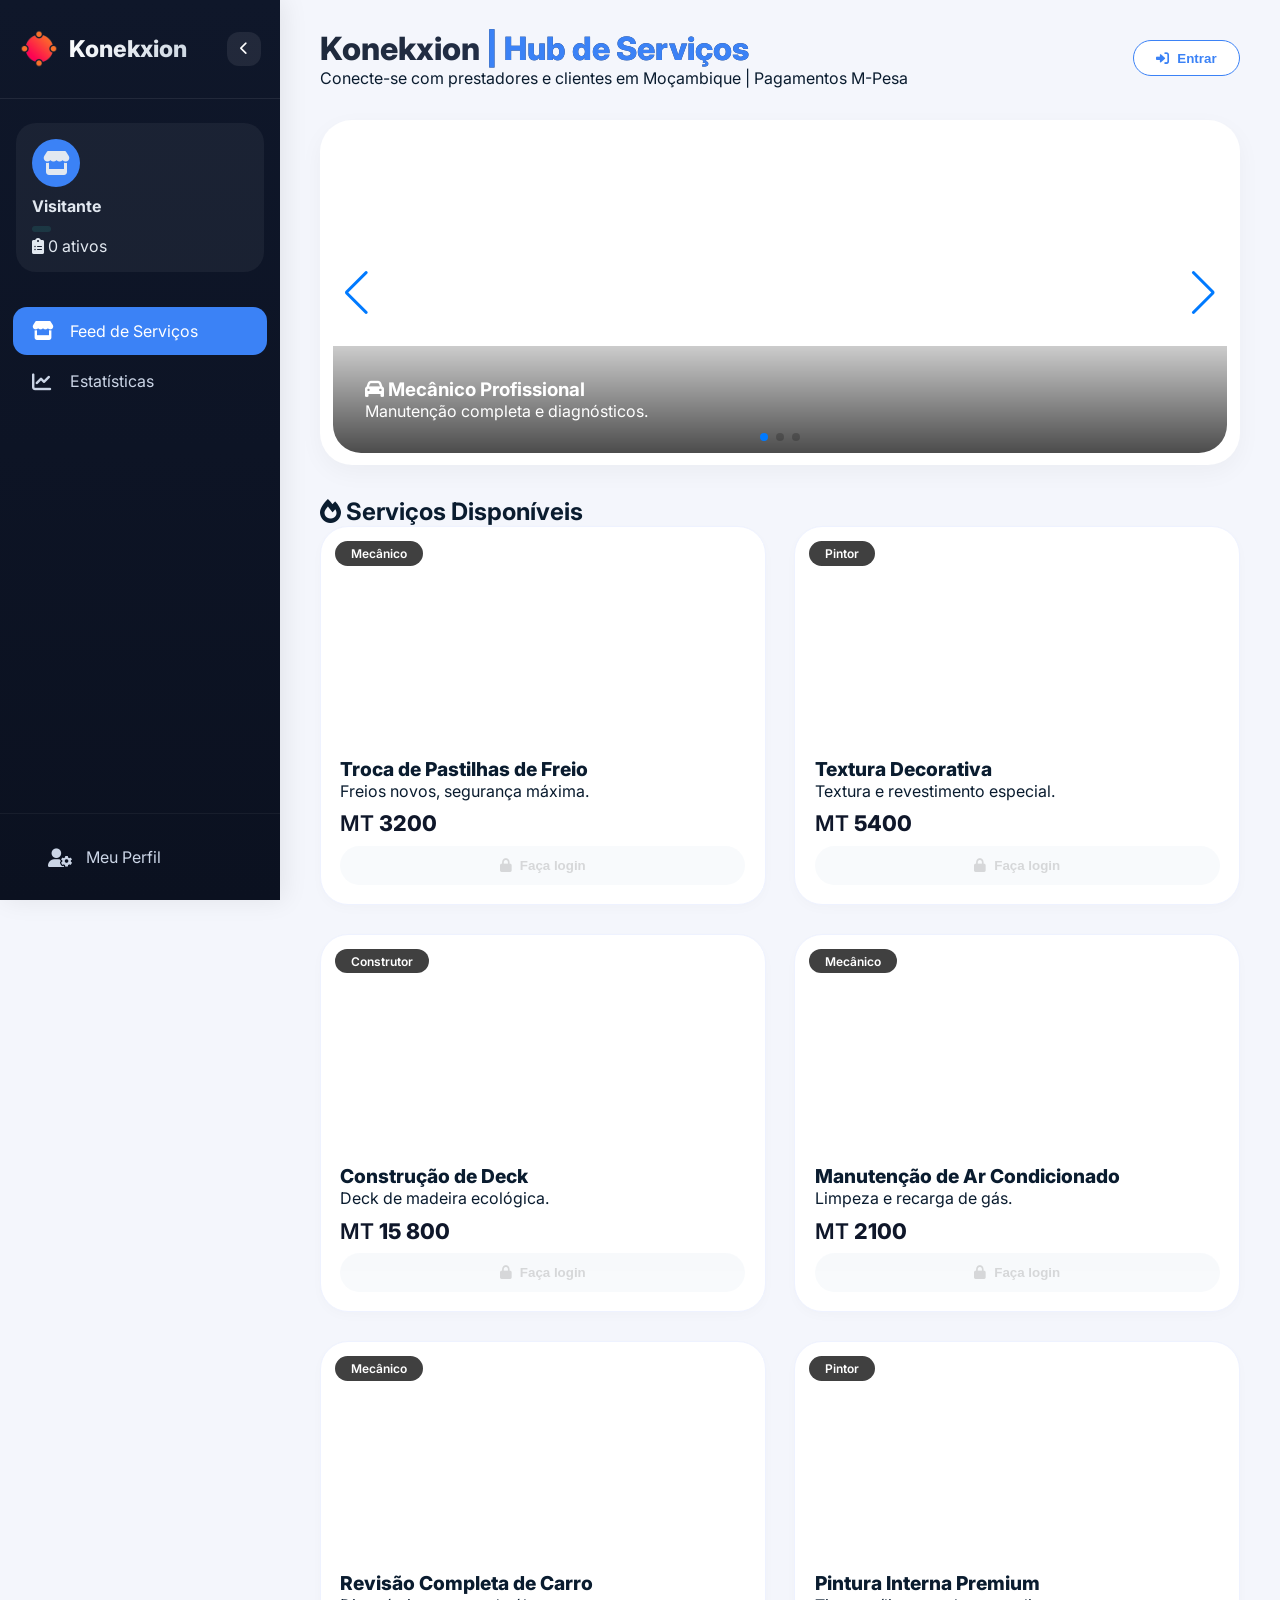
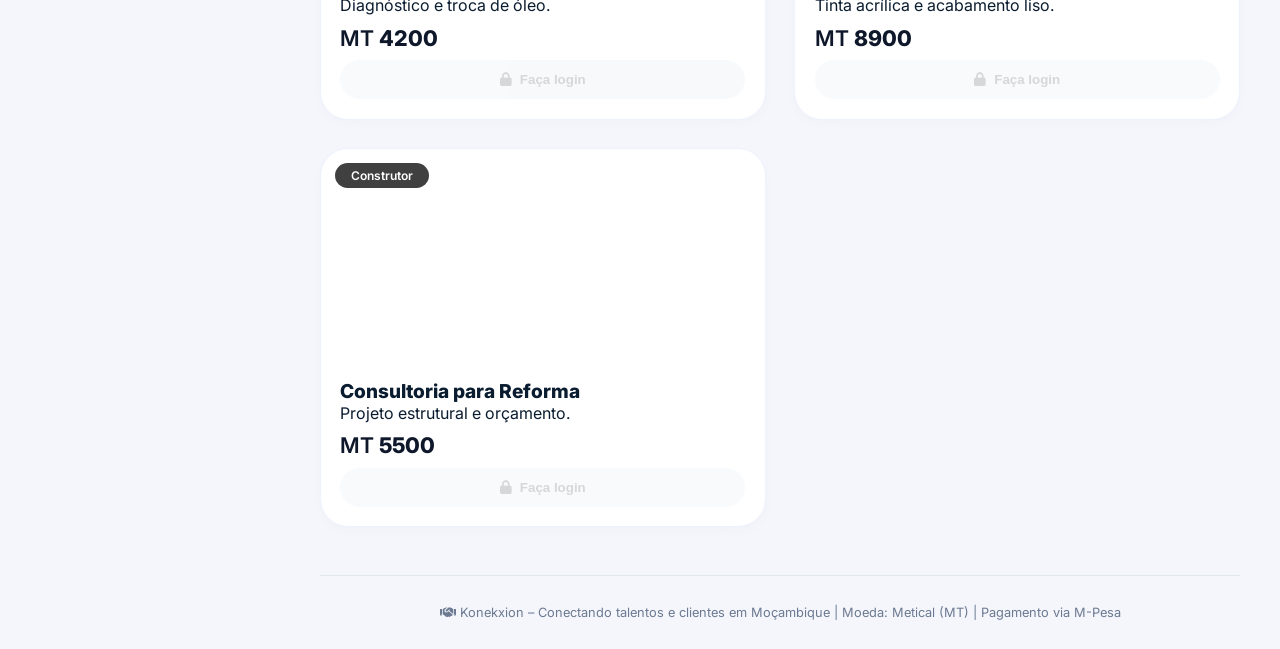
<file: index - Copy.html>
<!DOCTYPE html>
<html lang="pt">
<head>
  <meta charset="UTF-8">
  <link rel="icon" type="image/png" href="Assets/custom/front-end/resouces/imgs/lg1.png">
  <meta name="viewport" content="width=device-width, initial-scale=1.0, maximum-scale=1.0, user-scalable=yes, viewport-fit=cover">
  <title>Konekxion | Marketplace com M-Pesa</title>
  <!-- Google Fonts + Font Awesome -->
  <link href="https://fonts.googleapis.com/css2?family=Inter:opsz,wght@14..32,300;400;500;600;700;800&display=swap" rel="stylesheet">
  <link rel="stylesheet" href="https://cdnjs.cloudflare.com/ajax/libs/font-awesome/6.0.0-beta3/css/all.min.css">
  <!-- Swiper Carousel -->
  <link rel="stylesheet" href="https://cdn.jsdelivr.net/npm/swiper@11/swiper-bundle.min.css" />
  <script src="https://cdn.jsdelivr.net/npm/swiper@11/swiper-bundle.min.js"></script>
  <style>
    * { margin: 0; padding: 0; box-sizing: border-box; }
    body { font-family: 'Inter', sans-serif; background: #f4f6fc; color: #0a1c2f; overflow-x: hidden; }
    .app-layout { display: flex; min-height: 100vh; }
    
    /* SIDEBAR */
    .sidebar {
      width: 280px;
      background: linear-gradient(180deg, #0f172a 0%, #0b1120 100%);
      color: #e2e8f0;
      transition: width 0.3s cubic-bezier(0.2, 0.9, 0.4, 1.1);
      display: flex;
      flex-direction: column;
      position: sticky;
      top: 0;
      height: 100vh;
      z-index: 100;
      box-shadow: 4px 0 24px rgba(0, 0, 0, 0.08);
      overflow-y: auto;
      flex-shrink: 0;
    }
    .sidebar.collapsed { width: 88px; }
    .sidebar-header { padding: 1.8rem 1.2rem; display: flex; align-items: center; justify-content: space-between; border-bottom: 1px solid rgba(255,255,255,0.08); }
    .logo-area { display: flex; align-items: center; gap: 10px; overflow: hidden; }
    .logo-icon { font-size: 1.8rem; background: linear-gradient(135deg, #3b82f6, #8b5cf6); -webkit-background-clip: text; background-clip: text; color: transparent; }
    .logo-text { font-weight: 800; font-size: 1.45rem; background: linear-gradient(135deg, #fff, #cbd5e1); -webkit-background-clip: text; background-clip: text; color: transparent; white-space: nowrap; }
    .sidebar.collapsed .logo-text { display: none; }
    .collapse-btn { background: rgba(255,255,255,0.08); border: none; color: white; width: 34px; height: 34px; border-radius: 12px; cursor: pointer; }
    .collapse-btn:hover { background: #3b82f6; }
    .provider-card { background: rgba(255,255,255,0.05); margin: 1.5rem 1rem; padding: 1rem; border-radius: 20px; }
    .sidebar.collapsed .provider-card { padding: 0.8rem; text-align: center; }
    .provider-avatar { width: 48px; height: 48px; background: #3b82f6; border-radius: 30px; display: flex; align-items: center; justify-content: center; font-size: 1.5rem; margin-bottom: 0.6rem; }
    .sidebar.collapsed .provider-avatar { margin: 0 auto 0.3rem auto; }
    .provider-name { font-weight: 700; font-size: 1rem; }
    .sidebar.collapsed .provider-name, .sidebar.collapsed .provider-badge, .sidebar.collapsed .provider-stats { display: none; }
    .provider-badge { font-size: 0.7rem; background: #2dd4bf20; display: inline-block; padding: 0.2rem 0.6rem; border-radius: 50px; margin-top: 6px; }
    .nav-menu { flex: 1; margin-top: 0.5rem; }
    .nav-item { display: flex; align-items: center; gap: 14px; padding: 0.85rem 1.2rem; margin: 0.2rem 0.8rem; border-radius: 14px; cursor: pointer; transition: 0.2s; color: #cbd5e6; }
    .nav-item i { width: 24px; font-size: 1.2rem; }
    .sidebar.collapsed .nav-item span { display: none; }
    .nav-item.active, .nav-item:hover { background: #3b82f6; color: white; }
    
    /* MAIN CONTENT */
    .main-content { flex: 1; padding: 1.8rem 2.5rem; transition: margin-left 0.2s; min-width: 0; max-width: calc(100% - 280px); }
    .sidebar.collapsed ~ .main-content { max-width: calc(100% - 88px); }
    .top-bar { display: flex; justify-content: space-between; align-items: center; margin-bottom: 2rem; flex-wrap: wrap; gap: 1rem; }
    .page-title h1 { font-size: 2rem; font-weight: 800; background: linear-gradient(135deg, #1e293b, #2d3a5e); -webkit-background-clip: text; background-clip: text; color: transparent; }
    .btn-login { background: white; border: 1px solid #3b82f6; padding: 0.6rem 1.4rem; border-radius: 44px; font-weight: 600; cursor: pointer; transition: 0.2s; color: #3b82f6; display: flex; align-items: center; gap: 8px; }
    .btn-login:hover { background: #3b82f6; color: white; }
    .user-badge { background: #3b82f6; color: white; padding: 0.5rem 1.2rem; border-radius: 44px; font-weight: 600; display: flex; align-items: center; gap: 8px; cursor: pointer; }
    .add-service-btn, .register-provider-btn { background: #3b82f6; border: none; padding: 0.7rem 1.6rem; border-radius: 44px; color: white; font-weight: 600; cursor: pointer; transition: 0.2s; display: inline-flex; align-items: center; gap: 8px; }
    .register-provider-btn { background: #8b5cf6; box-shadow: 0 2px 8px rgba(139,92,246,0.3); }
    .register-provider-btn:hover { background: #7c3aed; transform: scale(0.98); }
    
    /* MODALS */
    .modal-overlay { position: fixed; top: 0; left: 0; width: 100%; height: 100%; background: rgba(0,0,0,0.6); backdrop-filter: blur(4px); z-index: 2000; display: none; align-items: center; justify-content: center; }
    .modal-container { background: white; border-radius: 40px; max-width: 480px; width: 90%; padding: 2rem; text-align: center; box-shadow: 0 25px 50px -12px rgba(0,0,0,0.3); animation: fadeInUp 0.2s ease; max-height: 90vh; overflow-y: auto; }
    @keyframes fadeInUp { from { opacity: 0; transform: translateY(20px); } to { opacity: 1; transform: translateY(0); } }
    .modal-container h2 { margin-bottom: 0.5rem; }
    .modal-container p { color: #475569; margin-bottom: 1rem; }
    .form-group { text-align: left; margin-bottom: 1.2rem; }
    .form-group label { font-weight: 600; display: block; margin-bottom: 0.3rem; color: #1e293b; }
    .form-group input, .form-group textarea, .form-group select { width: 100%; padding: 0.8rem 1rem; border: 2px solid #e2e8f0; border-radius: 28px; font-family: inherit; transition: 0.2s; }
    .form-group input:focus, .form-group textarea:focus { outline: none; border-color: #3b82f6; }
    .role-buttons { display: flex; gap: 1rem; margin: 1rem 0; }
    .role-btn { flex: 1; padding: 1rem; border-radius: 60px; border: 2px solid #e2e8f0; background: white; font-weight: 700; cursor: pointer; transition: 0.2s; }
    .role-btn.provider { border-color: #3b82f6; color: #3b82f6; }
    .role-btn.client { border-color: #8b5cf6; color: #8b5cf6; }
    .role-btn.selected { background: #3b82f6; color: white; border-color: #3b82f6; }
    .role-btn.client.selected { background: #8b5cf6; border-color: #8b5cf6; }
    .login-submit, .modal-btn { background: #3b82f6; width: 100%; padding: 0.9rem; border: none; border-radius: 60px; color: white; font-weight: 700; font-size: 1rem; cursor: pointer; margin-top: 0.5rem; }
    .close-modal { margin-top: 1rem; background: none; border: none; color: #94a3b8; cursor: pointer; font-size: 0.9rem; }
    
    /* M-Pesa specific modal styles */
    .mpesa-icon { background: #4CAF50; width: 60px; height: 60px; border-radius: 30px; display: flex; align-items: center; justify-content: center; margin: 0 auto 1rem; font-size: 2rem; color: white; }
    .phone-preview { background: #f0fdf4; border-radius: 20px; padding: 0.8rem; margin: 1rem 0; border-left: 4px solid #4CAF50; text-align: left; }
    .mpesa-note { font-size: 0.75rem; color: #2d3a5e; margin-top: 0.5rem; }
    
    /* CARDS & GRID */
    .carousel-section { background: white; border-radius: 32px; padding: 0.8rem; margin-bottom: 2rem; box-shadow: 0 8px 24px rgba(0,0,0,0.04); }
    .swiper { width: 100%; height: 320px; border-radius: 28px; overflow: hidden; }
    .swiper-slide { background-size: cover; background-position: center; display: flex; align-items: flex-end; }
    .slide-overlay { background: linear-gradient(0deg, rgba(0,0,0,0.7) 0%, rgba(0,0,0,0.2) 100%); width: 100%; padding: 2rem; color: white; }
    .services-grid { display: grid; grid-template-columns: repeat(auto-fill, minmax(320px, 1fr)); gap: 1.8rem; }
    .service-card { background: white; border-radius: 28px; overflow: hidden; transition: 0.25s; border: 1px solid #eef2ff; box-shadow: 0 4px 12px rgba(0,0,0,0.02); }
    .service-card:hover { transform: translateY(-5px); box-shadow: 0 24px 32px -12px rgba(0,0,0,0.12); }
    .card-img { height: 210px; background-size: cover; background-position: center; position: relative; }
    .service-category { position: absolute; top: 14px; left: 14px; background: rgba(0,0,0,0.75); backdrop-filter: blur(6px); color: white; padding: 0.3rem 1rem; border-radius: 60px; font-size: 0.75rem; font-weight: 600; }
    .card-content { padding: 1.2rem; }
    .service-title { font-weight: 800; font-size: 1.2rem; }
    .price { font-weight: 800; font-size: 1.35rem; color: #0f172a; margin: 0.6rem 0; }
    .price::before { content: "MT "; font-weight: 600; }
    .request-btn, .status-badge { width: 100%; padding: 0.75rem; border-radius: 44px; font-weight: 600; text-align: center; border: none; cursor: pointer; display: flex; align-items: center; justify-content: center; gap: 8px; }
    .request-btn { background: #f1f5f9; }
    .request-btn:hover { background: #3b82f6; color: white; }
    .status-pending { background: #fef3c7; color: #b45309; }
    .status-accepted { background: #dcfce7; color: #15803d; }
    .status-rejected { background: #fee2e2; color: #b91c1c; }
    .action-group { display: flex; gap: 8px; margin-top: 8px; }
    .accept-btn { background: #22c55e; color: white; border: none; padding: 6px 12px; border-radius: 40px; cursor: pointer; font-weight: 600; }
    .reject-btn { background: #ef4444; color: white; border: none; padding: 6px 12px; border-radius: 40px; cursor: pointer; font-weight: 600; }
    .empty-state { text-align: center; padding: 3rem; background: #f8fafc; border-radius: 40px; color: #64748b; }
    .toast-msg { position: fixed; bottom: 28px; left: 50%; transform: translateX(-50%); background: #1e293b; color: white; padding: 12px 28px; border-radius: 60px; z-index: 2000; font-weight: 500; white-space: nowrap; max-width: 90vw; }
    footer { margin-top: 3rem; text-align: center; font-size: 0.8rem; color: #6c7a91; border-top: 1px solid #e2e8f0; padding-top: 1.8rem; }
    .mobile-menu-btn { display: none; background: #3b82f6; border: none; color: white; width: 44px; height: 44px; border-radius: 16px; cursor: pointer; }
    .sidebar-overlay { display: none; }
    .flex-between { display: flex; justify-content: space-between; align-items: center; gap: 1rem; flex-wrap: wrap; }
    .currency-note { font-size: 0.7rem; color: #64748b; margin-left: 4px; }
    @media (max-width: 768px) {
      .sidebar { position: fixed; transform: translateX(-100%); transition: transform 0.3s; z-index: 1050; height: 100%; }
      .sidebar.mobile-visible { transform: translateX(0); }
      .sidebar-overlay { display: block; position: fixed; top: 0; left: 0; width: 100%; height: 100%; background: rgba(0,0,0,0.5); z-index: 1040; opacity: 0; visibility: hidden; transition: 0.2s; }
      .sidebar-overlay.active { opacity: 1; visibility: visible; }
      .mobile-menu-btn { display: flex; align-items: center; justify-content: center; }
      .collapse-btn { display: none; }
      .main-content { max-width: 100% !important; padding: 1rem; }
      .swiper { height: 220px; }
    }

    .nav_logo{
      width: 40px;
    }
  </style>
</head>
<body>
<div class="app-layout">
  <div class="sidebar-overlay" id="sidebarOverlay"></div>
  <aside class="sidebar" id="sidebar">
    <div class="sidebar-header">
      <div class="logo-area">

        <!-- <i class="fas fa-handshake logo-icon">  </i><span class="logo-text">Konekxion</span> -->
        <img class="nav_logo" src="Assets/custom/front-end/resouces/imgs/lg1.png"> <span class="logo-text">Konekxion</span>
      </div>
      <button class="collapse-btn" id="collapseToggle"><i class="fas fa-chevron-left"></i></button>
    </div>
    <div class="provider-card"><div class="provider-avatar"><i class="fas fa-store"></i></div><div class="provider-name" id="sidebarUserName">Visitante</div><div class="provider-badge" id="sidebarUserRole"></div><div class="provider-stats"><i class="fas fa-clipboard-list"></i> <span id="statListings">0</span> ativos</div></div>
    <div class="nav-menu"><div class="nav-item active" data-tab="feed"><i class="fas fa-store"></i> <span>Feed de Serviços</span></div><div class="nav-item provider-only" data-tab="my-services" style="display:none;"><i class="fas fa-tools"></i> <span>Meus Serviços</span></div><div class="nav-item provider-only" data-tab="requests" style="display:none;"><i class="fas fa-inbox"></i> <span>Solicitações</span></div><div class="nav-item client-only" data-tab="my-requests" style="display:none;"><i class="fas fa-clock"></i> <span>Minhas Solicitações</span></div><div class="nav-item" data-tab="analytics"><i class="fas fa-chart-line"></i> <span>Estatísticas</span></div></div>
    <div style="padding: 1rem; margin-top: auto; border-top: 1px solid rgba(255,255,255,0.05);"><div class="nav-item" data-tab="profile"><i class="fas fa-user-cog"></i> <span>Meu Perfil</span></div></div>
  </aside>

  <div class="main-content">
    <div class="top-bar">
      <div style="display: flex; align-items: center; gap: 12px;"><button class="mobile-menu-btn" id="mobileMenuToggle"><i class="fas fa-bars"></i></button><div class="page-title"><h1>Konekxion <span style="color:#3b82f6;">| Hub de Serviços</span></h1><p>Conecte-se com prestadores e clientes em Moçambique | Pagamentos M-Pesa</p></div></div>
      <div style="display: flex; gap: 12px;"><button id="registerProviderBtn" class="register-provider-btn" style="display: none;"><i class="fas fa-chalkboard-user"></i> Tornar-se Prestador</button><button id="authButton" class="btn-login"><i class="fas fa-sign-in-alt"></i> Entrar</button></div>
    </div>

    <div class="carousel-section"><div class="swiper mySwiper"><div class="swiper-wrapper"><div class="swiper-slide" style="background-image: url('https://images.unsplash.com/photo-1487754180451-c456f719a1fc?w=1200&h=500&fit=crop');"><div class="slide-overlay"><h3><i class="fas fa-car"></i> Mecânico Profissional</h3><p>Manutenção completa e diagnósticos.</p></div></div><div class="swiper-slide" style="background-image: url('https://images.unsplash.com/photo-1581578731548-c64695cc6952?w=1200&h=500&fit=crop');"><div class="slide-overlay"><h3><i class="fas fa-paint-roller"></i> Pintor Master</h3><p>Acabamentos premium e pintura residencial.</p></div></div><div class="swiper-slide" style="background-image: url('https://images.unsplash.com/photo-1504917595217-d4dc5ebe6122?w=1200&h=500&fit=crop');"><div class="slide-overlay"><h3><i class="fas fa-hard-hat"></i> Construtor Experiente</h3><p>Reformas e construções sob medida.</p></div></div></div><div class="swiper-button-next"></div><div class="swiper-button-prev"></div><div class="swiper-pagination"></div></div></div>

    <div id="feedTab"><div class="section-header"><h2><i class="fas fa-fire"></i> Serviços Disponíveis</h2></div><div id="servicesGrid" class="services-grid"></div></div>
    <div id="myServicesTab" style="display: none;"><div class="flex-between"><h2><i class="fas fa-tools"></i> Meus Serviços</h2><button class="add-service-btn" id="addMyServiceBtn"><i class="fas fa-plus"></i> Adicionar Serviço</button></div><div id="myServicesGrid" class="services-grid"></div></div>
    <div id="requestsTab" style="display: none;"><div class="section-header"><h2><i class="fas fa-inbox"></i> Solicitações Recebidas</h2></div><div id="requestsList" class="services-grid"></div></div>
    <div id="myRequestsTab" style="display: none;"><div class="section-header"><h2><i class="fas fa-list-ul"></i> Minhas Solicitações</h2></div><div id="clientRequestsList" class="services-grid"></div></div>
    <div id="analyticsTab" style="display: none;"><div class="section-header"><h2><i class="fas fa-chart-simple"></i> Estatísticas</h2></div><div style="background: white; border-radius: 32px; padding: 2rem; text-align: center;"><i class="fas fa-chart-line fa-3x" style="color:#3b82f6;"></i><p style="margin-top:1rem;">Total de solicitações: <strong id="totalRequestsCount">0</strong> | Seu conteúdo: <strong id="activeListingsCount">0</strong></p><p class="currency-note" style="margin-top:0.5rem;">Todos os valores em Metical (MT) | Pagamentos M-Pesa</p></div></div>
    <div id="profileTab" style="display: none;"><div style="background: white; border-radius: 32px; padding: 2rem;"><h3><i class="fas fa-id-card"></i> Perfil</h3><div id="profileInfo"></div></div></div>
    <footer><i class="fas fa-handshake"></i> Konekxion – Conectando talentos e clientes em Moçambique | Moeda: Metical (MT) | Pagamento via M-Pesa</footer>
  </div>
</div>

<!-- MODAL LOGIN -->
<div class="modal-overlay" id="loginModal"><div class="modal-container"><i class="fas fa-handshake fa-2x" style="color:#3b82f6;"></i><h2>Acessar Konekxion</h2><p>Escolha seu perfil para demonstração</p><div class="role-buttons"><button class="role-btn provider" id="roleProvider">👨‍🔧 Prestador</button><button class="role-btn client" id="roleClient">👤 Cliente</button></div><div class="demo-info" style="background:#f1f5f9; border-radius: 20px; padding: 0.8rem; font-size:0.8rem;"><i class="fas fa-database"></i> <strong>Modo Demonstração</strong><br>• Prestador: Serviços Elite (gerencie serviços)<br>• Cliente: Ana Souza (solicite serviços)<br>• Pagamento via M-Pesa será solicitado</div><button id="confirmLoginBtn" class="login-submit"><i class="fas fa-arrow-right-to-bracket"></i> Entrar</button><button class="close-modal" id="closeModalBtn">Fechar</button></div></div>

<!-- MODAL CADASTRO PRESTADOR -->
<div class="modal-overlay" id="registerProviderModal"><div class="modal-container"><i class="fas fa-chalkboard-user fa-2x" style="color:#8b5cf6;"></i><h2>Tornar-se Prestador</h2><p>Expanda seu negócio na Konekxion</p><div class="form-group"><label>Nome da empresa/profissional</label><input type="text" id="providerCompanyName" placeholder="Ex: Serviços Elite" value="Meu Negócio"></div><div class="form-group"><label>Email de contato</label><input type="email" id="providerEmail" placeholder="contato@meunegocio.com" value="profissional@konekxion.com"></div><div class="form-group"><label>Especialidade principal</label><select id="providerSpecialty"><option value="Mecânico">Mecânico</option><option value="Pintor">Pintor</option><option value="Construtor">Construtor</option><option value="Eletricista">Eletricista</option><option value="Jardineiro">Jardineiro</option></select></div><div class="form-group"><label>Descrição rápida</label><textarea id="providerBio" rows="2" placeholder="Descreva seus serviços..."></textarea></div><button id="confirmRegisterProviderBtn" class="login-submit" style="background:#8b5cf6;"><i class="fas fa-star-of-life"></i> Registrar como Prestador</button><button class="close-modal" id="closeRegisterModalBtn">Cancelar</button></div></div>

<!-- MODAL M-PESA: Solicitar Número de Telefone -->
<div class="modal-overlay" id="mpesaModal">
  <div class="modal-container">
    <div class="mpesa-icon">
      <i class="fas fa-mobile-alt"></i>
    </div>
    <h2><i class="fas fa-comment-dollar"></i> Pagamento M-Pesa</h2>
    <p>Para solicitar este serviço, precisamos do seu número M-Pesa para processamento do pagamento seguro.</p>
    <div class="phone-preview">
      <i class="fas fa-info-circle" style="color:#4CAF50;"></i> 
      <strong>Valor do serviço:</strong> <span id="mpesaServicePrice">0 MT</span>
      <br>
      <i class="fas fa-store"></i> <strong>Prestador:</strong> <span id="mpesaProviderName"></span>
    </div>
    <div class="form-group">
      <label><i class="fas fa-phone"></i> Número de telefone M-Pesa</label>
      <input type="tel" id="mpesaPhoneNumber" placeholder="84XXXXXXX ou 85XXXXXXX" value="841234567">
      <small class="mpesa-note">Formato: 84 1234567 (Moçambique)</small>
    </div>

    
    <div class="form-group">
      <label><i class="fas fa-money-bill-wave"></i> Valor em Metical (MZN)</label>
      <input type="number" id="mpesaAmount" placeholder="0.00" step="0.01" min="0" value="0.00" style="font-size: 1.1rem; font-weight: 600;">
      <small class="mpesa-note">
        <i class="fas fa-info-circle"></i> Digite o valor em Metical (MT) - Moeda oficial de Moçambique
      </small>
    </div>

    <!-- <div class="form-group d-none">
      <label><i class="fas fa-user-check"></i> Nome completo (conta M-Pesa)</label>
      <input type="text" id="mpesaFullName" placeholder="Nome conforme documento">
    </div> -->
    <button id="confirmMpesaBtn" class="login-submit" style="background:#4CAF50;"><i class="fab fa-amazon-pay"></i> Confirmar e Solicitar</button>
    <button class="close-modal" id="closeMpesaModalBtn">Cancelar</button>
  </div>
</div>

<script>
  // ==================== DATA ====================
  const serviceImages = ["https://images.unsplash.com/photo-1487754180451-c456f719a1fc?w=600&h=400&fit=crop","https://images.unsplash.com/photo-1581141849291-1125c7b892b4?w=600&h=400&fit=crop","https://images.unsplash.com/photo-1581578731548-c64695cc6952?w=600&h=400&fit=crop","https://images.unsplash.com/photo-1562259949-e8e7689d7828?w=600&h=400&fit=crop","https://images.unsplash.com/photo-1621905251189-08b45d6a269e?w=600&h=400&fit=crop"];
  
  let currentUser = { type: null, name: "", email: "", isProvider: false, providerData: null, mpesaNumber: null };
  
  let myServices = [ 
    { id: "s1", title: "Revisão Completa de Carro", category: "Mecânico", description: "Diagnóstico e troca de óleo.", price: 4200, imageIdx: 1, provider: "Serviços Elite" }, 
    { id: "s2", title: "Pintura Interna Premium", category: "Pintor", description: "Tinta acrílica e acabamento liso.", price: 8900, imageIdx: 2, provider: "Serviços Elite" }, 
    { id: "s3", title: "Consultoria para Reforma", category: "Construtor", description: "Projeto estrutural e orçamento.", price: 5500, imageIdx: 3, provider: "Serviços Elite" } 
  ];
  let providerRequests = [ 
    { id: "req1", serviceId: "s1", serviceTitle: "Revisão Completa de Carro", clientName: "Ana Souza", clientEmail: "ana@email.com", message: "Preciso de revisão no meu Honda Civic.", status: "pending", price: 4200, clientPhone: "841234567" }, 
    { id: "req2", serviceId: "s2", serviceTitle: "Pintura Interna Premium", clientName: "Carlos Lima", clientEmail: "carlos@email.com", message: "Quero pintar a sala inteira.", status: "pending", price: 8900, clientPhone: "850000001" } 
  ];
  let globalServices = [ 
    { id: "g1", title: "Troca de Pastilhas de Freio", category: "Mecânico", description: "Freios novos, segurança máxima.", price: 3200, imageIdx: 0, provider: "AutoGurus" }, 
    { id: "g2", title: "Textura Decorativa", category: "Pintor", description: "Textura e revestimento especial.", price: 5400, imageIdx: 4, provider: "Pincel&Rolo Pro" }, 
    { id: "g3", title: "Construção de Deck", category: "Construtor", description: "Deck de madeira ecológica.", price: 15800, imageIdx: 3, provider: "Construmaster" }, 
    { id: "g4", title: "Manutenção de Ar Condicionado", category: "Mecânico", description: "Limpeza e recarga de gás.", price: 2100, imageIdx: 0, provider: "ChillFix" } 
  ];
  let clientRequestsMade = [ 
    { id: "c1", serviceTitle: "Troca de Pastilhas de Freio", serviceId: "g1", provider: "AutoGurus", price: 3200, status: "accepted", message: "Solicitado", clientPhone: "841234567" }, 
    { id: "c2", serviceTitle: "Consultoria para Reforma", serviceId: "s3", provider: "Serviços Elite", price: 5500, status: "pending", message: "Aguardando resposta", clientPhone: "841234567" } 
  ];

  let pendingServiceRequest = null; // store request details before MPesa confirmation

  function saveToLocal() { localStorage.setItem('konexion_data', JSON.stringify({ myServices, providerRequests, clientRequestsMade, currentUser, globalServices })); }
  function loadFromLocal() { try { let d = JSON.parse(localStorage.getItem('konexion_data')); if(d) { myServices = d.myServices; providerRequests = d.providerRequests; clientRequestsMade = d.clientRequestsMade; currentUser = d.currentUser || { type: null, name: "" }; globalServices = d.globalServices || globalServices; } } catch(e) {} }

  function showToast(msg) { let t = document.querySelector('.toast-msg'); if(t) t.remove(); let toast = document.createElement('div'); toast.className = 'toast-msg'; toast.innerHTML = `<i class="fas fa-info-circle"></i> ${msg}`; document.body.appendChild(toast); setTimeout(() => toast.remove(), 2600); }
  function escapeHtml(str) { if(!str) return ''; return str.replace(/[&<>]/g, function(m){ if(m==='&') return '&amp;'; if(m==='<') return '&lt;'; if(m==='>') return '&gt;'; return m;}); }
  function getServiceImage(idx) { return serviceImages[idx % serviceImages.length]; }
  function formatPrice(price) { return `${price.toLocaleString('pt-MZ')}`; }

  // M-Pesa Modal Logic
  function openMpesaModal(serviceTitle, price, providerName, serviceId) {
    document.getElementById('mpesaServicePrice').innerText = `${formatPrice(price)} MT`;
    document.getElementById('mpesaProviderName').innerText = providerName;
    pendingServiceRequest = { serviceTitle, price, providerName, serviceId };
    document.getElementById('mpesaModal').style.display = 'flex';
  }
  function closeMpesaModal() { document.getElementById('mpesaModal').style.display = 'none'; pendingServiceRequest = null; }
  function confirmMpesaPayment() {
    let phone = document.getElementById('mpesaPhoneNumber').value.trim();
    let fullName = document.getElementById('mpesaFullName').value.trim();
    if(!phone) { showToast("Por favor, insira o número M-Pesa."); return; }
    if(!fullName) { showToast("Por favor, insira o nome completo do titular da conta M-Pesa."); return; }
    if(!/^[0-9]{9}$/.test(phone) && !/^84[0-9]{7}$/.test(phone) && !/^85[0-9]{7}$/.test(phone)) showToast("Número inválido! Use formato 84XXXXXXX ou 85XXXXXXX (9 dígitos).");
    else {
      // Simulate M-Pesa charge request
      showToast(`🔐 Processando pagamento M-Pesa para ${fullName} (${phone}) no valor de ${formatPrice(pendingServiceRequest.price)} MT...`);
      setTimeout(() => {
        // After successful payment simulation, create request
        // if(clientRequestsMade.some(r => r.serviceTitle === pendingServiceRequest.serviceTitle && r.provider === pendingServiceRequest.providerName && r.status === 'pending')) { 
        //   showToast("Você já solicitou este serviço!"); closeMpesaModal(); return; 
        // }
        let newReq = { 
          id: "req_"+Date.now(), 
          serviceTitle: pendingServiceRequest.serviceTitle, 
          serviceId: pendingServiceRequest.serviceId, 
          provider: pendingServiceRequest.providerName, 
          price: pendingServiceRequest.price, 
          status: "pending", 
          message: "Solicitado via M-Pesa", 
          clientPhone: phone,
          clientName: currentUser.name || "Cliente"
        };
        clientRequestsMade.push(newReq);
        // Also add to provider's requests if provider exists
        let providerReq = {
          id: "prov_"+Date.now(),
          serviceId: pendingServiceRequest.serviceId,
          serviceTitle: pendingServiceRequest.serviceTitle,
          clientName: currentUser.name || "Cliente",
          clientEmail: currentUser.email || "cliente@konekxion.com",
          message: `Solicitado via M-Pesa. Pagamento reservado. Telefone: ${phone}`,
          status: "pending",
          price: pendingServiceRequest.price,
          clientPhone: phone
        };
        providerRequests.push(providerReq);
        showToast(`✅ Pagamento M-Pesa autorizado! Solicitação enviada para ${pendingServiceRequest.providerName}.`);
        closeMpesaModal();
        renderAll();
        if(document.getElementById('myRequestsTab')?.style.display === 'block') renderClientRequests();
        if(document.getElementById('requestsTab')?.style.display === 'block') renderProviderRequests();
        document.getElementById('mpesaPhoneNumber').value = "";
        document.getElementById('mpesaFullName').value = "";
      }, 1200);
    }
  }

  function renderAll() {
    const isProviderActive = currentUser.type === 'provider';
    const isClientActive = currentUser.type === 'client';
    
    if(isProviderActive) {
      renderServices('servicesGrid', [...globalServices, ...myServices], true);
      renderMyServices(); renderProviderRequests();
      document.querySelectorAll('.provider-only').forEach(el => el.style.display = 'flex');
      document.querySelectorAll('.client-only').forEach(el => el.style.display = 'none');
      document.getElementById('sidebarUserName').innerText = currentUser.name || "Serviços Elite";
      document.getElementById('sidebarUserRole').innerHTML = '<i class="fas fa-tools"></i> Prestador';
      document.getElementById('statListings').innerText = myServices.length;
      document.getElementById('activeListingsCount').innerText = myServices.length;
      document.getElementById('totalRequestsCount').innerText = providerRequests.length;
      document.getElementById('profileInfo').innerHTML = `<strong>Nome:</strong> ${currentUser.name}<br><strong>Email:</strong> ${currentUser.email || "contato@konexion.pro"}<br><strong>Tipo:</strong> Prestador de Serviços<br><strong>M-Pesa Registado:</strong> ${currentUser.mpesaNumber || "Não vinculado"}<br><strong>Moeda:</strong> Metical (MT)`;
      document.getElementById('registerProviderBtn').style.display = 'none';
    } else if(isClientActive) {
      renderServices('servicesGrid', [...globalServices, ...myServices], false);
      renderClientRequests();
      document.querySelectorAll('.provider-only').forEach(el => el.style.display = 'none');
      document.querySelectorAll('.client-only').forEach(el => el.style.display = 'flex');
      document.getElementById('sidebarUserName').innerText = currentUser.name || "Ana Souza";
      document.getElementById('sidebarUserRole').innerHTML = '<i class="fas fa-user"></i> Cliente';
      document.getElementById('statListings').innerText = clientRequestsMade.length;
      document.getElementById('activeListingsCount').innerText = clientRequestsMade.length;
      document.getElementById('totalRequestsCount').innerText = clientRequestsMade.length;
      document.getElementById('profileInfo').innerHTML = `<strong>Nome:</strong> ${currentUser.name}<br><strong>Email:</strong> ${currentUser.email || "cliente@konexion.com"}<br><strong>Tipo:</strong> Cliente<br><strong>M-Pesa Padrão:</strong> ${currentUser.mpesaNumber || "Não definido"}<br><strong>Moeda:</strong> Metical (MT)<br><button id="upgradeToProviderBtn" class="register-provider-btn" style="margin-top:1rem; background:#8b5cf6;"><i class="fas fa-chalkboard-user"></i> Quero ser Prestador</button>`;
      document.getElementById('registerProviderBtn').style.display = 'flex';
      const upgradeBtn = document.getElementById('upgradeToProviderBtn');
      if(upgradeBtn) upgradeBtn.onclick = () => openRegisterModal();
    } else {
      renderServices('servicesGrid', [...globalServices, ...myServices], false);
      document.querySelectorAll('.provider-only, .client-only').forEach(el => el.style.display = 'none');
      document.getElementById('sidebarUserName').innerText = "Visitante";
      document.getElementById('sidebarUserRole').innerHTML = '';
      document.getElementById('statListings').innerText = '0';
      document.getElementById('profileInfo').innerHTML = `<p>Faça login para acessar todos os recursos.</p><p class="currency-note">Pagamentos seguros via M-Pesa</p>`;
      document.getElementById('registerProviderBtn').style.display = 'none';
    }
    updateAnalyticsUI();
    saveToLocal();
  }

  function renderServices(containerId, servicesArray, isProviderView = false) {
    const container = document.getElementById(containerId);
    if(!container) return;
    if(!servicesArray.length) { container.innerHTML = `<div class="empty-state"><i class="fas fa-store"></i><p>Nenhum serviço disponível.</p></div>`; return; }
    container.innerHTML = servicesArray.map(service => {
      const isOwner = currentUser.type === 'provider' && service.provider === currentUser.name;
      return `<div class="service-card"><div class="card-img" style="background-image: url('${getServiceImage(service.imageIdx)}');"><span class="service-category">${service.category}</span></div><div class="card-content"><div class="service-title">${escapeHtml(service.title)}</div><div class="service-desc">${escapeHtml(service.description)}</div><div class="price">${formatPrice(service.price)}</div>${(!isOwner && currentUser.type === 'client') ? `<button class="request-btn request-service-action" data-id="${service.id}" data-title="${escapeHtml(service.title)}" data-price="${service.price}" data-provider="${service.provider}"><i class="fab fa-amazon-pay"></i> Solicitar com M-Pesa</button>` : (isOwner ? `<button class="request-btn" style="background:#eef2ff;" disabled><i class="fas fa-check-circle"></i> Seu serviço</button>` : `<button class="request-btn" disabled style="opacity:0.5;"><i class="fas fa-lock"></i> Faça login</button>`)}</div></div>`;
    }).join('');
    if(currentUser.type === 'client') {
      document.querySelectorAll('.request-service-action').forEach(btn => btn.addEventListener('click', (e) => {
        let title = btn.getAttribute('data-title'), price = parseInt(btn.getAttribute('data-price')), provider = btn.getAttribute('data-provider'), serviceId = btn.getAttribute('data-id');
        //if(clientRequestsMade.some(r => r.serviceTitle === title && r.provider === provider && r.status === 'pending')) { showToast("Você já solicitou este serviço!"); return; }
        // Open M-Pesa modal to collect phone and name before request
        openMpesaModal(title, price, provider, serviceId);
      }));
    }
  }

  function renderMyServices() { const c = document.getElementById('myServicesGrid'); if(!c) return; if(!myServices.length) { c.innerHTML = `<div class="empty-state"><i class="fas fa-plus-circle"></i><p>Adicione serviços</p></div>`; return; } c.innerHTML = myServices.map(s => `<div class="service-card"><div class="card-img" style="background-image: url('${getServiceImage(s.imageIdx)}');"><span class="service-category">${s.category}</span></div><div class="card-content"><div class="service-title">${escapeHtml(s.title)}</div><div class="price">${formatPrice(s.price)}</div><button class="request-btn delete-service" data-id="${s.id}" style="background:#fee2e2; color:#b91c1c;"><i class="fas fa-trash-alt"></i> Remover</button></div></div>`); document.querySelectorAll('.delete-service').forEach(btn => btn.addEventListener('click', (e) => { myServices = myServices.filter(s => s.id !== btn.getAttribute('data-id')); renderAll(); showToast("Serviço removido"); })); }
  
  function renderProviderRequests() { const container = document.getElementById('requestsList'); if(!container) return; if(!providerRequests.length) { container.innerHTML = `<div class="empty-state"><i class="fas fa-inbox"></i><p>Nenhuma solicitação</p></div>`; return; } container.innerHTML = providerRequests.map(req => `<div class="service-card"><div class="card-content"><div class="service-title">📩 ${escapeHtml(req.serviceTitle)}</div><div class="service-desc"><strong>Cliente:</strong> ${escapeHtml(req.clientName)}<br>📞 M-Pesa: ${req.clientPhone || 'N/A'}<br>${escapeHtml(req.message)}</div><div class="price">${formatPrice(req.price)}</div><div class="status-badge ${req.status === 'pending' ? 'status-pending' : (req.status === 'accepted' ? 'status-accepted' : 'status-rejected')}">${req.status === 'pending' ? '⏳ Pendente' : (req.status === 'accepted' ? '✅ Aceito' : '❌ Recusado')}</div>${req.status === 'pending' ? `<div class="action-group"><button class="accept-btn" data-id="${req.id}"><i class="fas fa-check"></i> Aceitar</button><button class="reject-btn" data-id="${req.id}"><i class="fas fa-times"></i> Recusar</button></div>` : ''}</div></div>`); document.querySelectorAll('.accept-btn').forEach(btn => btn.addEventListener('click', (e) => { let id = btn.getAttribute('data-id'); let req = providerRequests.find(r => r.id === id); if(req) { req.status = 'accepted'; let found = clientRequestsMade.find(r => r.serviceTitle === req.serviceTitle && r.provider === currentUser.name); if(found) found.status = 'accepted'; renderAll(); showToast(`✅ Solicitação aceita! Pagamento M-Pesa será processado.`); } })); document.querySelectorAll('.reject-btn').forEach(btn => btn.addEventListener('click', (e) => { let id = btn.getAttribute('data-id'); let req = providerRequests.find(r => r.id === id); if(req) { req.status = 'rejected'; let found = clientRequestsMade.find(r => r.serviceTitle === req.serviceTitle && r.provider === currentUser.name); if(found) found.status = 'rejected'; renderAll(); showToast("Solicitação recusada."); } })); }
  
  function renderClientRequests() { const container = document.getElementById('clientRequestsList'); if(!container) return; if(!clientRequestsMade.length) { container.innerHTML = `<div class="empty-state"><i class="fas fa-hourglass-half"></i><p>Nenhuma solicitação</p></div>`; return; } container.innerHTML = clientRequestsMade.map(req => `<div class="service-card"><div class="card-content"><div class="service-title">${escapeHtml(req.serviceTitle)}</div><div class="service-desc"><strong>Prestador:</strong> ${escapeHtml(req.provider)}<br>📱 Pagamento via M-Pesa: ${req.clientPhone ? req.clientPhone : 'Número salvo'}</div><div class="price">${formatPrice(req.price)}</div><div class="status-badge ${req.status === 'pending' ? 'status-pending' : (req.status === 'accepted' ? 'status-accepted' : 'status-rejected')}">${req.status === 'pending' ? '⏳ Aguardando' : (req.status === 'accepted' ? '✅ Aceito' : '❌ Recusado')}</div></div></div>`); }
  
  function updateAnalyticsUI() { if(currentUser.type === 'provider') document.getElementById('totalRequestsCount').innerText = providerRequests.length; else if(currentUser.type === 'client') document.getElementById('totalRequestsCount').innerText = clientRequestsMade.length; else document.getElementById('totalRequestsCount').innerText = '0'; }
  
  function addNewService() { if(currentUser.type !== 'provider') { showToast("Apenas prestadores podem adicionar serviços."); return; } let title = prompt("Título do serviço:"); if(!title) return; let cat = prompt("Categoria (Mecânico, Pintor, Construtor, Eletricista, Jardineiro):", "Mecânico"); let desc = prompt("Descrição do serviço:"); let price = parseFloat(prompt("Preço em Metical (MT):", "2500")); if(isNaN(price)) return; myServices.push({ id: "svc_"+Date.now(), title, category: cat || "Geral", description: desc || "Serviço de qualidade", price: price, imageIdx: Math.floor(Math.random()*serviceImages.length), provider: currentUser.name }); renderAll(); showToast(`"${title}" adicionado por ${formatPrice(price)}!`); }

  function openRegisterModal() { document.getElementById('registerProviderModal').style.display = 'flex'; }
  function closeRegisterModal() { document.getElementById('registerProviderModal').style.display = 'none'; }
  function confirmRegisterProvider() {
    let company = document.getElementById('providerCompanyName').value.trim();
    let email = document.getElementById('providerEmail').value.trim();
    let specialty = document.getElementById('providerSpecialty').value;
    let bio = document.getElementById('providerBio').value;
    if(!company) { showToast("Digite o nome da empresa"); return; }
    currentUser.type = 'provider';
    currentUser.name = company;
    currentUser.email = email;
    currentUser.isProvider = true;
    currentUser.providerData = { specialty, bio };
    myServices = [];
    providerRequests = [];
    renderAll();
    closeRegisterModal();
    showToast(`Parabéns! ${company} agora é prestador na Konekxion. Aceite pagamentos M-Pesa.`);
    switchTab('my-services');
  }

  function switchTab(tabId) {
    ['feedTab','myServicesTab','requestsTab','analyticsTab','profileTab','myRequestsTab'].forEach(id => { let el = document.getElementById(id); if(el) el.style.display = 'none'; });
    if(tabId === 'feed') document.getElementById('feedTab').style.display = 'block';
    if(tabId === 'my-services' && currentUser.type === 'provider') { document.getElementById('myServicesTab').style.display = 'block'; renderMyServices(); }
    if(tabId === 'requests' && currentUser.type === 'provider') { document.getElementById('requestsTab').style.display = 'block'; renderProviderRequests(); }
    if(tabId === 'my-requests' && currentUser.type === 'client') { document.getElementById('myRequestsTab').style.display = 'block'; renderClientRequests(); }
    if(tabId === 'analytics') { document.getElementById('analyticsTab').style.display = 'block'; updateAnalyticsUI(); }
    if(tabId === 'profile') document.getElementById('profileTab').style.display = 'block';
    document.querySelectorAll('.nav-item').forEach(i => i.classList.remove('active'));
    document.querySelector(`.nav-item[data-tab="${tabId}"]`)?.classList.add('active');
    if(window.innerWidth <= 768) closeMobileSidebar();
  }

  // MODAL LOGIN
  const loginModal = document.getElementById('loginModal'), registerModal = document.getElementById('registerProviderModal');
  let selectedRole = 'provider';
  function openLoginModal() { loginModal.style.display = 'flex'; }
  function closeLoginModal() { loginModal.style.display = 'none'; }
  document.getElementById('roleProvider')?.addEventListener('click', () => { selectedRole = 'provider'; document.getElementById('roleProvider').classList.add('selected'); document.getElementById('roleClient').classList.remove('selected'); });
  document.getElementById('roleClient')?.addEventListener('click', () => { selectedRole = 'client'; document.getElementById('roleClient').classList.add('selected'); document.getElementById('roleProvider').classList.remove('selected'); });
  document.getElementById('confirmLoginBtn')?.addEventListener('click', () => {
    if(selectedRole === 'provider') currentUser = { type: 'provider', name: "Serviços Elite", email: "contato@konekxion.pro", isProvider: true, providerData: { specialty: "Mecânico/Pintor/Construtor", bio: "" }, mpesaNumber: "841234567" };
    else currentUser = { type: 'client', name: "Ana Souza", email: "ana@konekxion.com", isProvider: false, mpesaNumber: "847654321" };
    closeLoginModal();
    renderAll();
    switchTab('feed');
    showToast(`Bem-vindo, ${currentUser.name}! Pagamentos seguros com M-Pesa disponíveis.`);
    const authBtn = document.getElementById('authButton');
    authBtn.innerHTML = `<i class="fas fa-user-circle"></i> ${currentUser.name.split(' ')[0]} <i class="fas fa-chevron-down"></i>`;
    authBtn.classList.remove('btn-login'); authBtn.classList.add('user-badge');
  });
  document.getElementById('closeModalBtn')?.addEventListener('click', closeLoginModal);
  document.getElementById('closeRegisterModalBtn')?.addEventListener('click', closeRegisterModal);
  document.getElementById('confirmRegisterProviderBtn')?.addEventListener('click', confirmRegisterProvider);
  document.getElementById('authButton')?.addEventListener('click', () => { if(currentUser.type) { currentUser = { type: null, name: "" }; renderAll(); const btn = document.getElementById('authButton'); btn.innerHTML = '<i class="fas fa-sign-in-alt"></i> Entrar'; btn.classList.remove('user-badge'); btn.classList.add('btn-login'); showToast("Logout efetuado."); } else openLoginModal(); });
  document.getElementById('registerProviderBtn')?.addEventListener('click', () => { if(!currentUser.type) showToast("Faça login como cliente primeiro."); else if(currentUser.type !== 'client') showToast("Você já é prestador!"); else openRegisterModal(); });
  document.getElementById('confirmMpesaBtn')?.addEventListener('click', confirmMpesaPayment);
  document.getElementById('closeMpesaModalBtn')?.addEventListener('click', closeMpesaModal);
  
  // Sidebar & Init
  const sidebar = document.getElementById('sidebar'), overlay = document.getElementById('sidebarOverlay');
  function closeMobileSidebar() { if(window.innerWidth <= 768) { sidebar.classList.remove('mobile-visible'); overlay.classList.remove('active'); } }
  function openMobileSidebar() { sidebar.classList.add('mobile-visible'); overlay.classList.add('active'); }
  document.getElementById('mobileMenuToggle')?.addEventListener('click', openMobileSidebar);
  overlay.addEventListener('click', closeMobileSidebar);
  let collapsed = false;
  document.getElementById('collapseToggle')?.addEventListener('click', () => { if(window.innerWidth > 768) { collapsed = !collapsed; sidebar.classList.toggle('collapsed', collapsed); } });
  document.querySelectorAll('.nav-item[data-tab]').forEach(el => el.addEventListener('click', () => switchTab(el.getAttribute('data-tab'))));
  document.getElementById('addMyServiceBtn')?.addEventListener('click', addNewService);
  loadFromLocal(); renderAll(); switchTab('feed');
  new Swiper('.mySwiper', { loop: true, autoplay: { delay: 4000, disableOnInteraction: false }, pagination: { el: '.swiper-pagination', clickable: true }, navigation: { nextEl: '.swiper-button-next', prevEl: '.swiper-button-prev' } });
</script>
</body>
</html>
</file>
